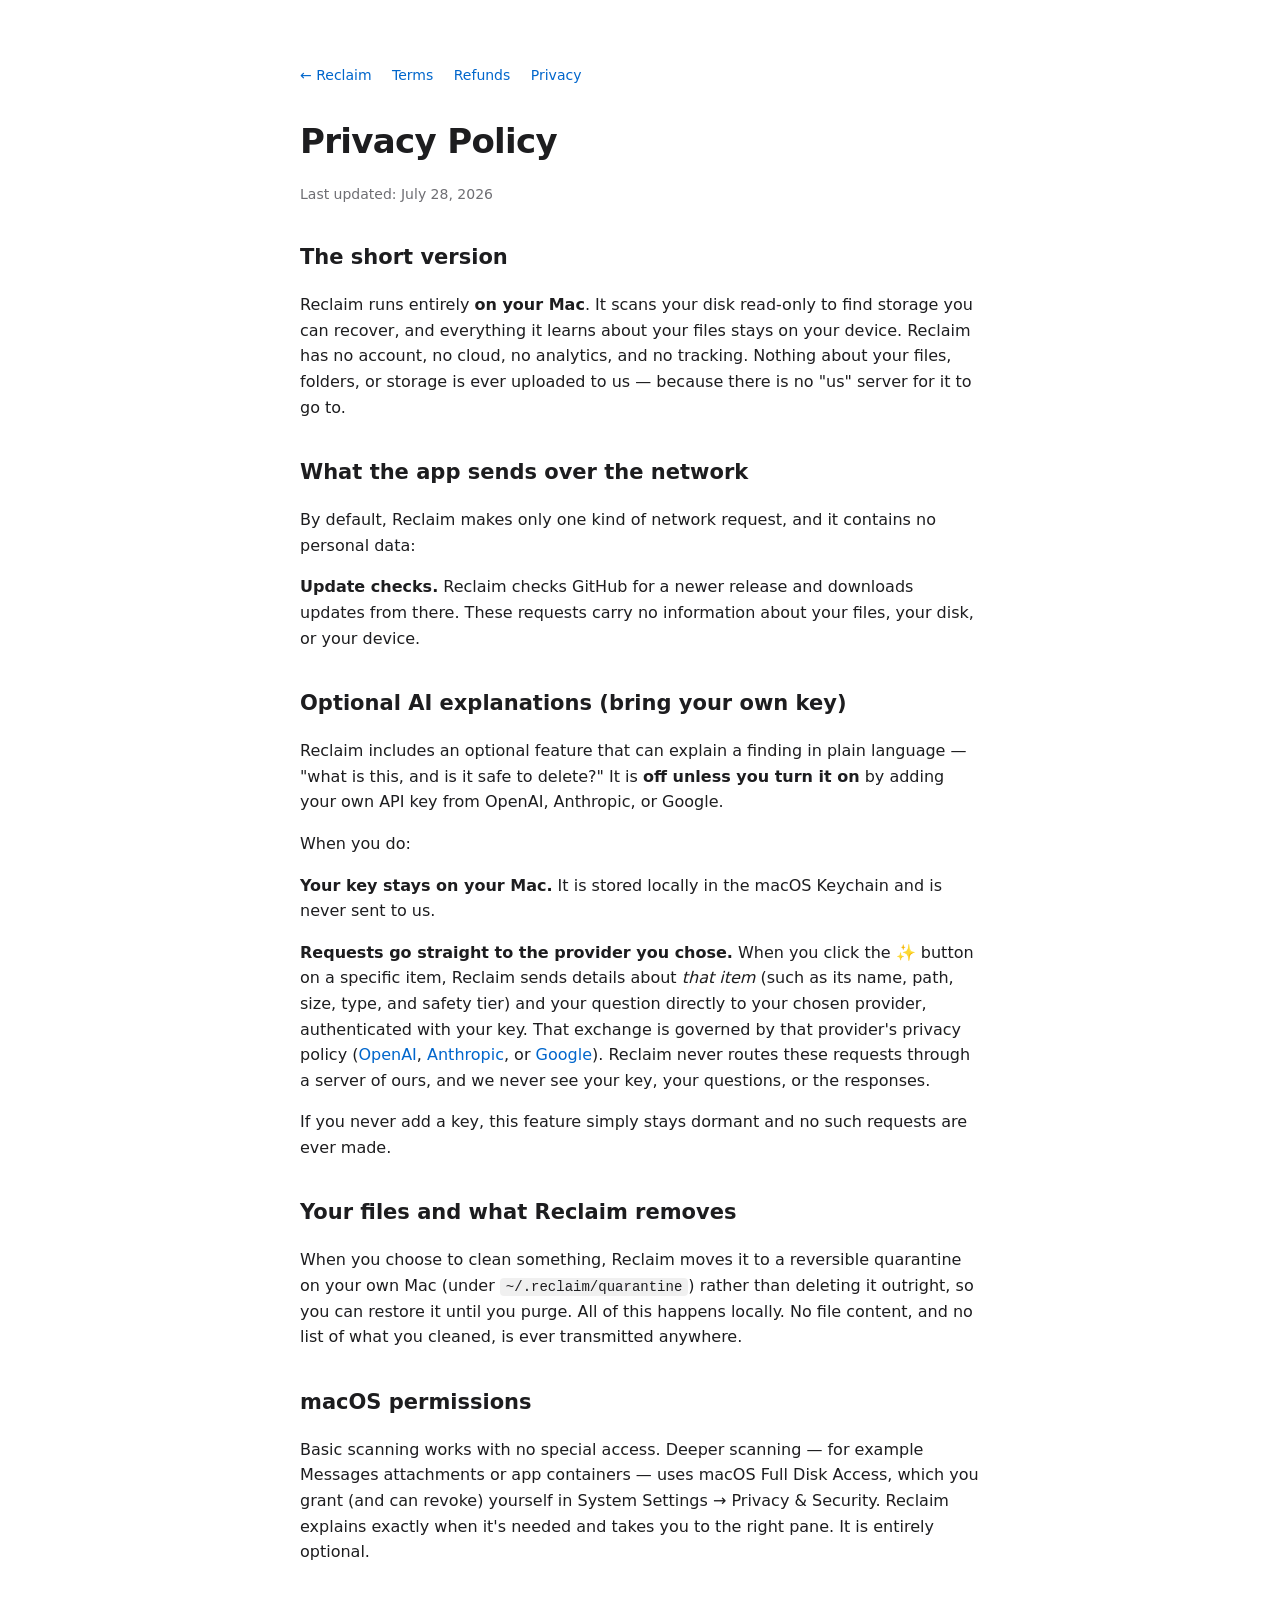
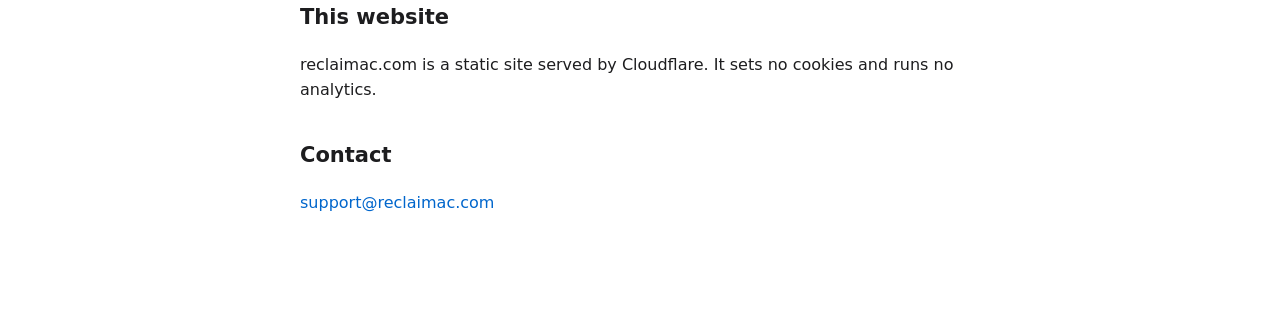
<file: docs/legal/privacy.html>
<!DOCTYPE html>
<html lang="en">
<head>
  <meta charset="utf-8">
  <meta name="viewport" content="width=device-width, initial-scale=1">
  <title>Privacy Policy — Reclaim</title>
  <link rel="icon" type="image/x-icon" href="/favicon.ico?v=20260917-brand">
  <link rel="icon" href="../assets/favicon.png?v=20260917-brand">
  <style>
    body { font-family: -apple-system, system-ui, sans-serif; color: #1d1d1f;
           margin: 0; background: #fff; }
    .legal { max-width: 680px; margin: 0 auto; padding: 64px 24px 96px;
             line-height: 1.6; font-size: 16px; }
    h1 { font-size: 34px; margin-bottom: 4px; letter-spacing: -0.02em; }
    .updated { color: #6e6e73; font-size: 14px; margin-bottom: 36px; }
    h2 { font-size: 21px; margin-top: 36px; }
    a { color: #0066cc; text-decoration: none; }
    code { background: rgba(0,0,0,0.06); padding: 1px 6px; border-radius: 4px;
           font-size: 14px; }
    .legal-nav { margin-bottom: 28px; font-size: 14px; }
    .legal-nav a { margin-right: 16px; }
  </style>
  <meta name="description" content="Reclaim's privacy policy: Reclaim runs entirely on your Mac. Read-only scans, nothing uploaded, no tracking. Optional AI uses your own key, sent straight to your chosen provider.">
  <link rel="canonical" href="https://reclaimac.com/legal/privacy">
  <meta name="theme-color" content="#ffffff">
  <meta property="og:title" content="Privacy Policy — Reclaim">
  <meta property="og:description" content="Reclaim runs entirely on your Mac. Read-only scans, nothing uploaded, no tracking.">
  <meta property="og:url" content="https://reclaimac.com/legal/privacy">
  <meta property="og:image" content="https://reclaimac.com/assets/og-reclaim.png?v=20260917-brand">
</head>
<body>
  <div class="legal">
    <nav class="legal-nav">
      <a href="/">← Reclaim</a>
      <a href="/legal/terms">Terms</a>
      <a href="/legal/refunds">Refunds</a>
      <a href="/legal/privacy">Privacy</a>
    </nav>
    <h1>Privacy Policy</h1>
    <p class="updated">Last updated: July 28, 2026</p>

    <h2>The short version</h2>
    <p>Reclaim runs entirely <strong>on your Mac</strong>. It scans your disk
    read-only to find storage you can recover, and everything it learns about
    your files stays on your device. Reclaim has no account, no cloud, no
    analytics, and no tracking. Nothing about your files, folders, or storage
    is ever uploaded to us — because there is no "us" server for it to go to.</p>

    <h2>What the app sends over the network</h2>
    <p>By default, Reclaim makes only one kind of network request, and it
    contains no personal data:</p>
    <p><strong>Update checks.</strong> Reclaim checks GitHub for a newer
    release and downloads updates from there. These requests carry no
    information about your files, your disk, or your device.</p>

    <h2>Optional AI explanations (bring your own key)</h2>
    <p>Reclaim includes an optional feature that can explain a finding in plain
    language — "what is this, and is it safe to delete?" It is <strong>off
    unless you turn it on</strong> by adding your own API key from OpenAI,
    Anthropic, or Google.</p>
    <p>When you do:</p>
    <p><strong>Your key stays on your Mac.</strong> It is stored locally in the
    macOS Keychain and is never sent to us.</p>
    <p><strong>Requests go straight to the provider you chose.</strong> When
    you click the ✨ button on a specific item, Reclaim sends details about
    <em>that item</em> (such as its name, path, size, type, and safety tier)
    and your question directly to your chosen provider, authenticated with your
    key. That exchange is governed by that provider's privacy policy
    (<a href="https://openai.com/policies/privacy-policy">OpenAI</a>,
    <a href="https://www.anthropic.com/legal/privacy">Anthropic</a>, or
    <a href="https://policies.google.com/privacy">Google</a>). Reclaim never
    routes these requests through a server of ours, and we never see your key,
    your questions, or the responses.</p>
    <p>If you never add a key, this feature simply stays dormant and no such
    requests are ever made.</p>

    <h2>Your files and what Reclaim removes</h2>
    <p>When you choose to clean something, Reclaim moves it to a reversible
    quarantine on your own Mac (under <code>~/.reclaim/quarantine</code>) rather
    than deleting it outright, so you can restore it until you purge. All of
    this happens locally. No file content, and no list of what you cleaned, is
    ever transmitted anywhere.</p>

    <h2>macOS permissions</h2>
    <p>Basic scanning works with no special access. Deeper scanning — for
    example Messages attachments or app containers — uses macOS Full Disk
    Access, which you grant (and can revoke) yourself in System Settings →
    Privacy &amp; Security. Reclaim explains exactly when it's needed and takes
    you to the right pane. It is entirely optional.</p>

    <h2>This website</h2>
    <p>reclaimac.com is a static site served by Cloudflare. It sets no cookies
    and runs no analytics.</p>

    <h2>Contact</h2>
    <p><a href="mailto:support@reclaimac.com">support@reclaimac.com</a></p>
  </div>
</body>
</html>
</file>
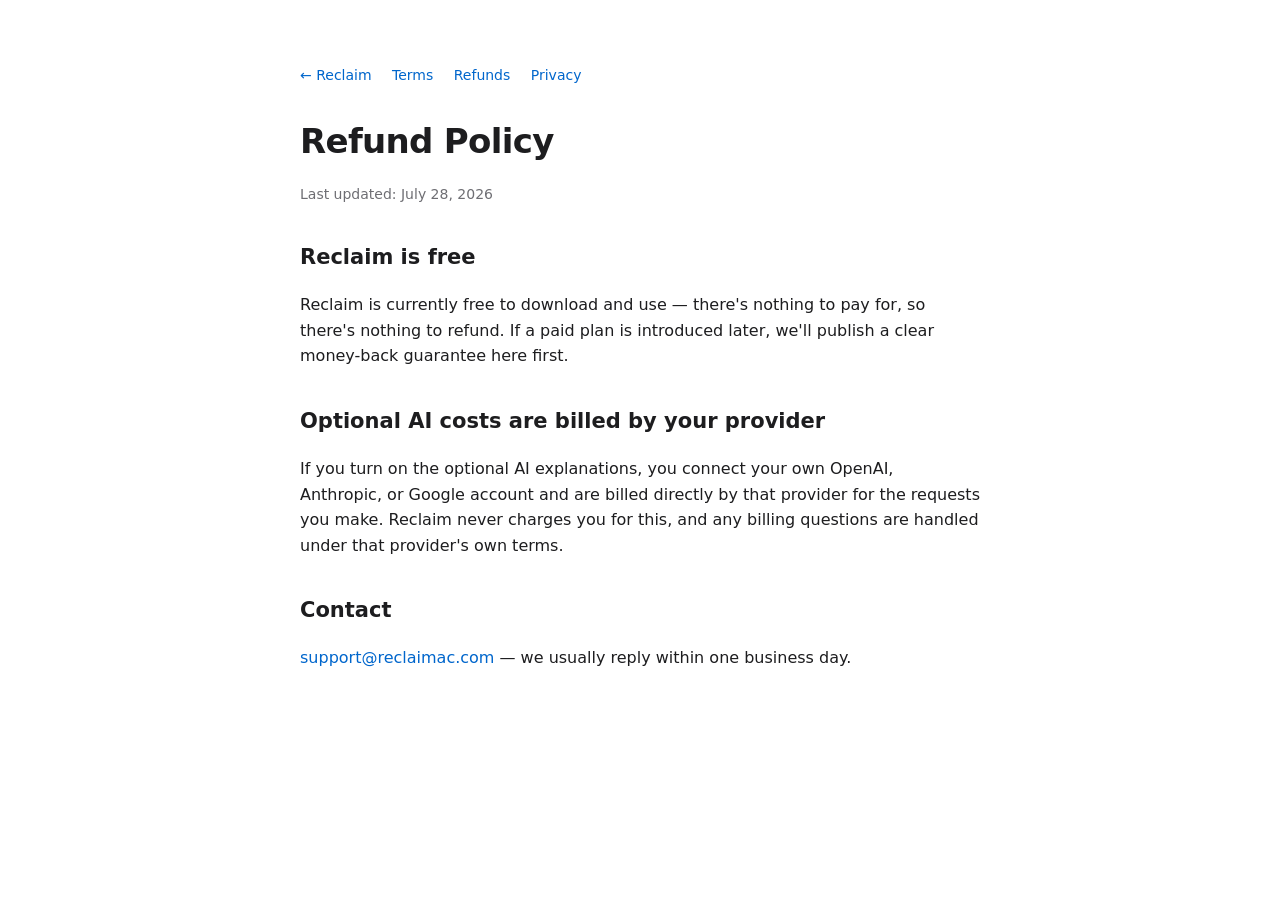
<file: docs/legal/refunds.html>
<!DOCTYPE html>
<html lang="en">
<head>
  <meta charset="utf-8">
  <meta name="viewport" content="width=device-width, initial-scale=1">
  <title>Refund Policy — Reclaim</title>
  <link rel="icon" type="image/x-icon" href="/favicon.ico?v=20260917-brand">
  <link rel="icon" href="../assets/favicon.png?v=20260917-brand">
  <style>
    body { font-family: -apple-system, system-ui, sans-serif; color: #1d1d1f;
           margin: 0; background: #fff; }
    .legal { max-width: 680px; margin: 0 auto; padding: 64px 24px 96px;
             line-height: 1.6; font-size: 16px; }
    h1 { font-size: 34px; margin-bottom: 4px; letter-spacing: -0.02em; }
    .updated { color: #6e6e73; font-size: 14px; margin-bottom: 36px; }
    h2 { font-size: 21px; margin-top: 36px; }
    a { color: #0066cc; text-decoration: none; }
    .legal-nav { margin-bottom: 28px; font-size: 14px; }
    .legal-nav a { margin-right: 16px; }
  </style>
  <meta name="description" content="Reclaim's refund policy: Reclaim is free to download and use, so there's nothing to refund.">
  <link rel="canonical" href="https://reclaimac.com/legal/refunds">
  <meta name="theme-color" content="#ffffff">
  <meta property="og:title" content="Refund Policy — Reclaim">
  <meta property="og:description" content="Reclaim is free to download and use — there's nothing to refund.">
  <meta property="og:url" content="https://reclaimac.com/legal/refunds">
  <meta property="og:image" content="https://reclaimac.com/assets/og-reclaim.png?v=20260917-brand">
</head>
<body>
  <div class="legal">
    <nav class="legal-nav">
      <a href="/">← Reclaim</a>
      <a href="/legal/terms">Terms</a>
      <a href="/legal/refunds">Refunds</a>
      <a href="/legal/privacy">Privacy</a>
    </nav>
    <h1>Refund Policy</h1>
    <p class="updated">Last updated: July 28, 2026</p>

    <h2>Reclaim is free</h2>
    <p>Reclaim is currently free to download and use — there's nothing to pay
    for, so there's nothing to refund. If a paid plan is introduced later, we'll
    publish a clear money-back guarantee here first.</p>

    <h2>Optional AI costs are billed by your provider</h2>
    <p>If you turn on the optional AI explanations, you connect your own OpenAI,
    Anthropic, or Google account and are billed directly by that provider for
    the requests you make. Reclaim never charges you for this, and any billing
    questions are handled under that provider's own terms.</p>

    <h2>Contact</h2>
    <p><a href="mailto:support@reclaimac.com">support@reclaimac.com</a> — we
    usually reply within one business day.</p>
  </div>
</body>
</html>
</file>
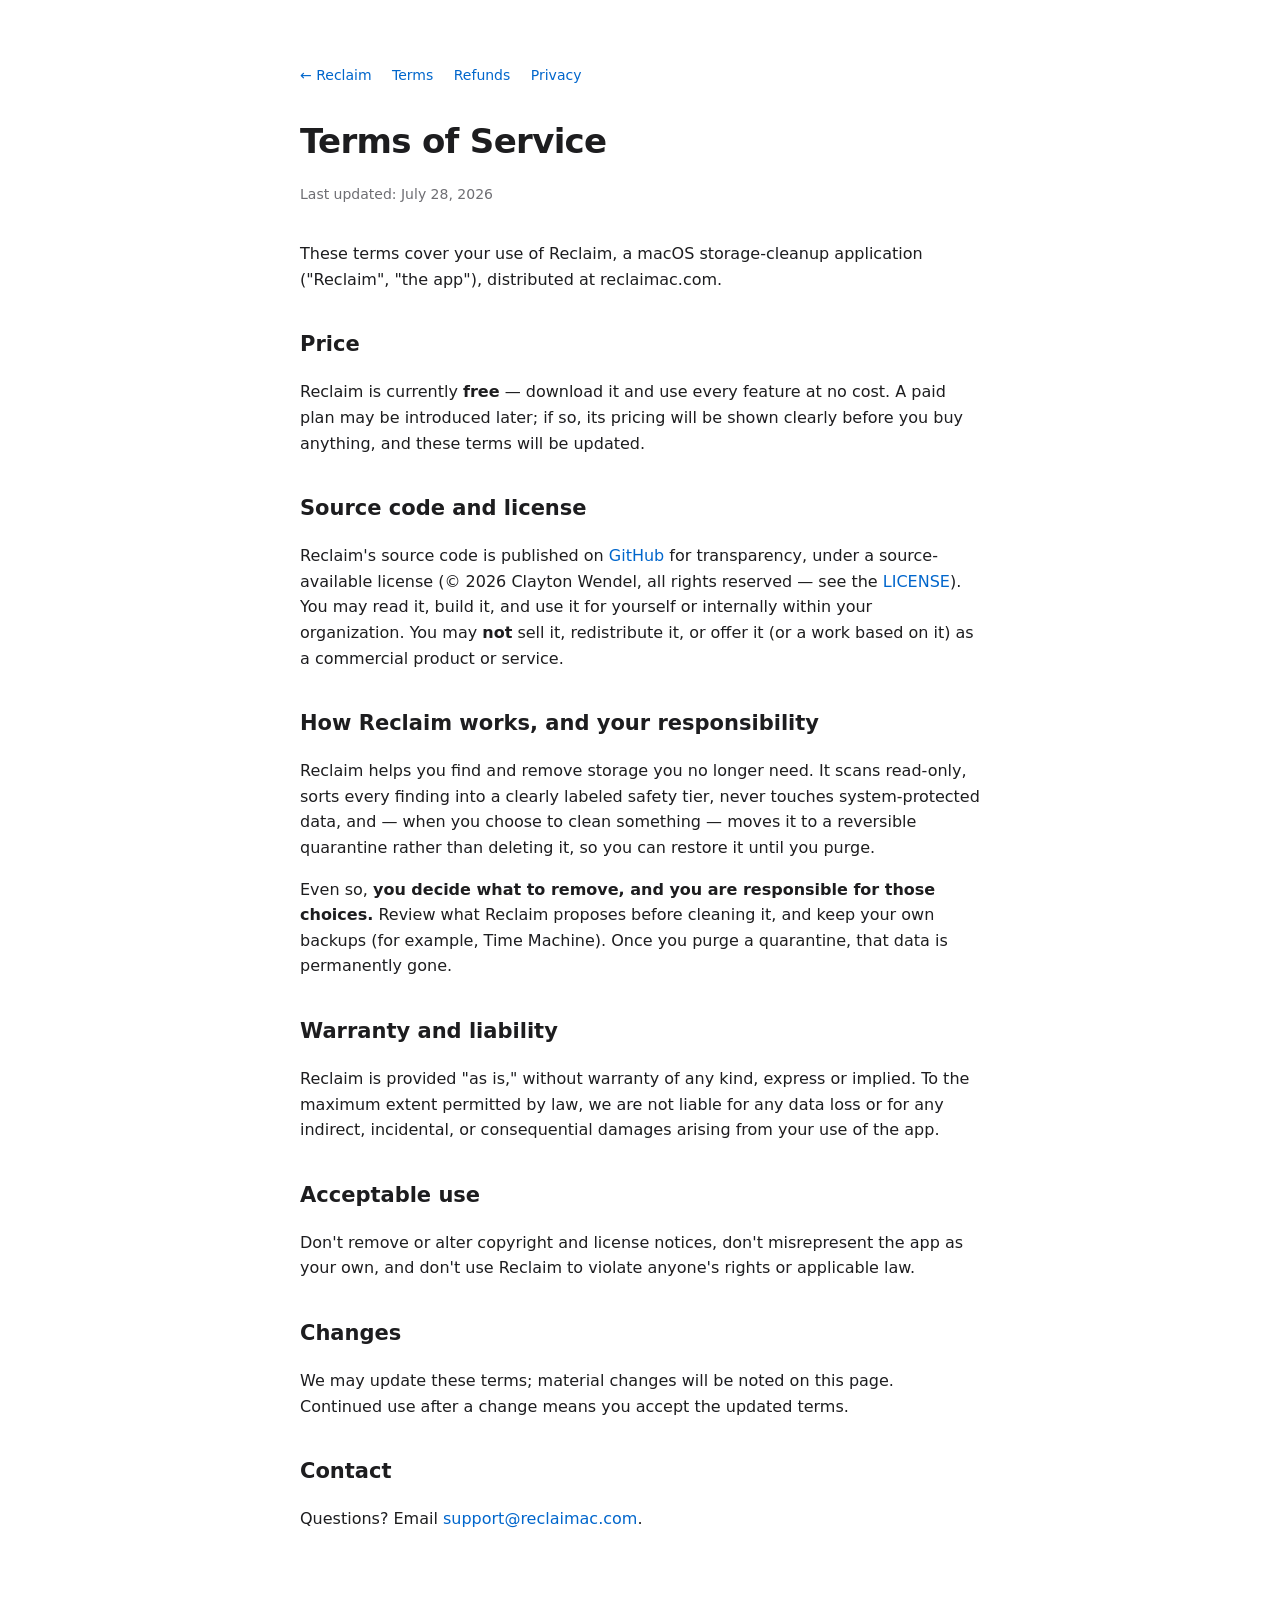
<file: docs/legal/terms.html>
<!DOCTYPE html>
<html lang="en">
<head>
  <meta charset="utf-8">
  <meta name="viewport" content="width=device-width, initial-scale=1">
  <title>Terms of Service — Reclaim</title>
  <link rel="icon" type="image/x-icon" href="/favicon.ico?v=20260917-brand">
  <link rel="icon" href="../assets/favicon.png?v=20260917-brand">
  <style>
    body { font-family: -apple-system, system-ui, sans-serif; color: #1d1d1f;
           margin: 0; background: #fff; }
    .legal { max-width: 680px; margin: 0 auto; padding: 64px 24px 96px;
             line-height: 1.6; font-size: 16px; }
    h1 { font-size: 34px; margin-bottom: 4px; letter-spacing: -0.02em; }
    .updated { color: #6e6e73; font-size: 14px; margin-bottom: 36px; }
    h2 { font-size: 21px; margin-top: 36px; }
    a { color: #0066cc; text-decoration: none; }
    .legal-nav { margin-bottom: 28px; font-size: 14px; }
    .legal-nav a { margin-right: 16px; }
  </style>
  <meta name="description" content="Reclaim's terms of service: it's free to download and use. Covers your responsibility, the reversible quarantine, license, and warranty.">
  <link rel="canonical" href="https://reclaimac.com/legal/terms">
  <meta name="theme-color" content="#ffffff">
  <meta property="og:title" content="Terms of Service — Reclaim">
  <meta property="og:description" content="Free to download and use. Your responsibility, reversible quarantine, license, and warranty.">
  <meta property="og:url" content="https://reclaimac.com/legal/terms">
  <meta property="og:image" content="https://reclaimac.com/assets/og-reclaim.png?v=20260917-brand">
</head>
<body>
  <div class="legal">
    <nav class="legal-nav">
      <a href="/">← Reclaim</a>
      <a href="/legal/terms">Terms</a>
      <a href="/legal/refunds">Refunds</a>
      <a href="/legal/privacy">Privacy</a>
    </nav>
    <h1>Terms of Service</h1>
    <p class="updated">Last updated: July 28, 2026</p>

    <p>These terms cover your use of Reclaim, a macOS storage-cleanup
    application ("Reclaim", "the app"), distributed at reclaimac.com.</p>

    <h2>Price</h2>
    <p>Reclaim is currently <strong>free</strong> — download it and use every
    feature at no cost. A paid plan may be introduced later; if so, its pricing
    will be shown clearly before you buy anything, and these terms will be
    updated.</p>

    <h2>Source code and license</h2>
    <p>Reclaim's source code is published on
    <a href="https://github.com/Cool-Mac-Tools/reclaim">GitHub</a> for
    transparency, under a source-available license (© 2026 Clayton Wendel, all
    rights reserved — see the
    <a href="https://github.com/Cool-Mac-Tools/reclaim/blob/main/LICENSE.md">LICENSE</a>).
    You may read it, build it, and use it for yourself or internally within
    your organization. You may <strong>not</strong> sell it, redistribute it,
    or offer it (or a work based on it) as a commercial product or service.</p>

    <h2>How Reclaim works, and your responsibility</h2>
    <p>Reclaim helps you find and remove storage you no longer need. It scans
    read-only, sorts every finding into a clearly labeled safety tier, never
    touches system-protected data, and — when you choose to clean something —
    moves it to a reversible quarantine rather than deleting it, so you can
    restore it until you purge.</p>
    <p>Even so, <strong>you decide what to remove, and you are responsible for
    those choices.</strong> Review what Reclaim proposes before cleaning it,
    and keep your own backups (for example, Time Machine). Once you purge a
    quarantine, that data is permanently gone.</p>

    <h2>Warranty and liability</h2>
    <p>Reclaim is provided "as is," without warranty of any kind, express or
    implied. To the maximum extent permitted by law, we are not liable for any
    data loss or for any indirect, incidental, or consequential damages arising
    from your use of the app.</p>

    <h2>Acceptable use</h2>
    <p>Don't remove or alter copyright and license notices, don't misrepresent
    the app as your own, and don't use Reclaim to violate anyone's rights or
    applicable law.</p>

    <h2>Changes</h2>
    <p>We may update these terms; material changes will be noted on this page.
    Continued use after a change means you accept the updated terms.</p>

    <h2>Contact</h2>
    <p>Questions? Email
    <a href="mailto:support@reclaimac.com">support@reclaimac.com</a>.</p>
  </div>
</body>
</html>
</file>
